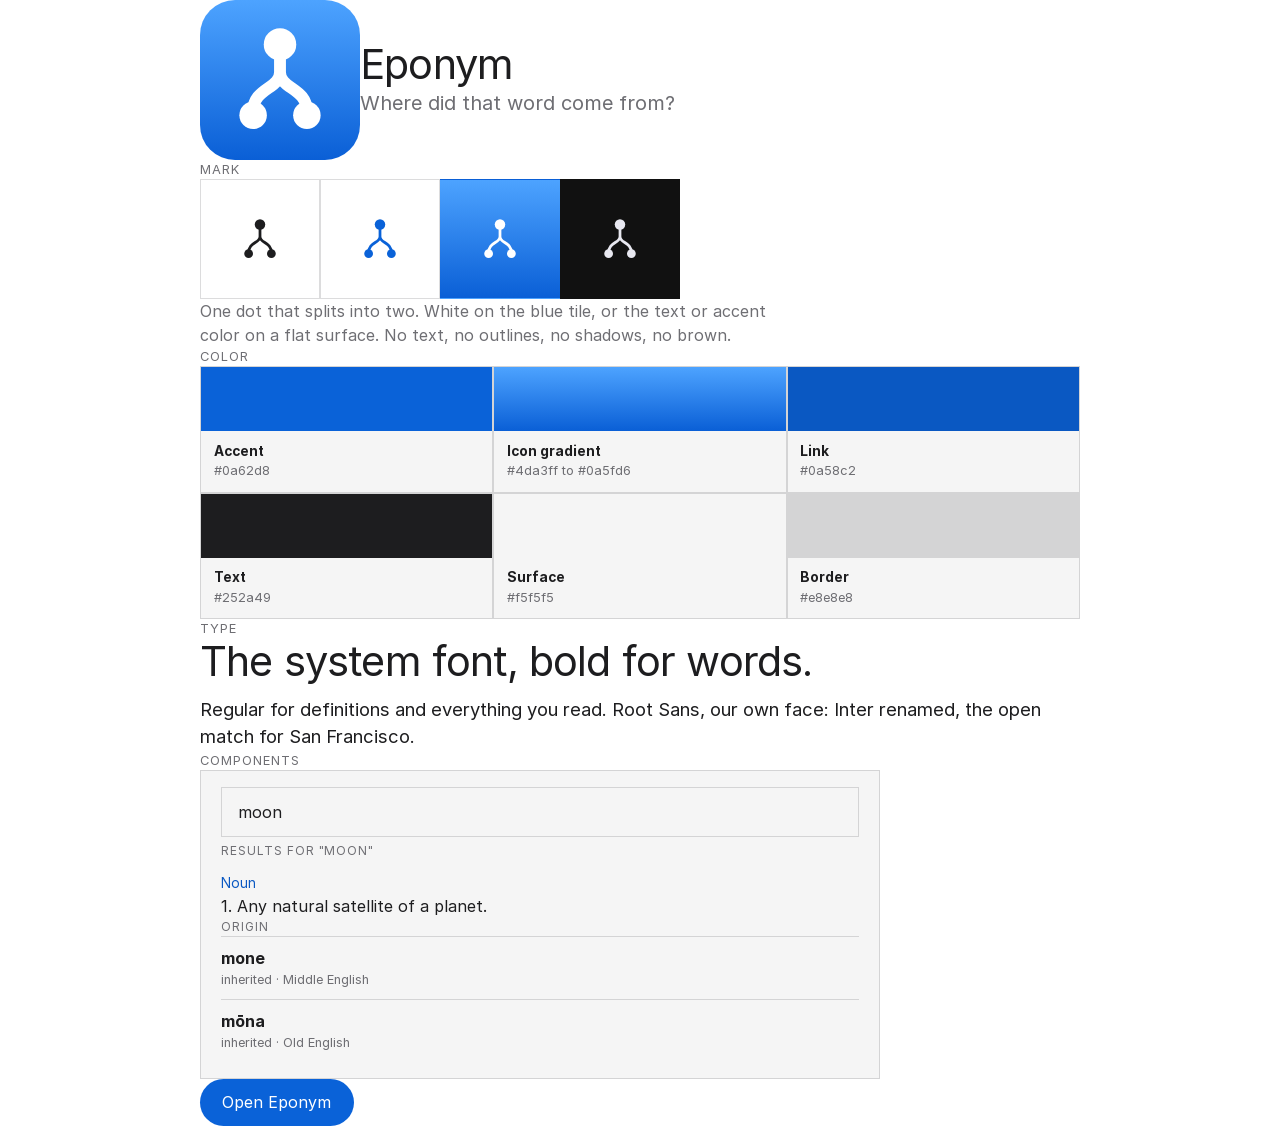
<file: brand/index.html>
<!doctype html>
<html lang="en">
<head>
<meta charset="utf-8">
<meta name="viewport" content="width=device-width, initial-scale=1">
<title>Eponym brand kit</title>
<link rel="stylesheet" href="tokens.css">
<style>
  * { box-sizing: border-box; margin: 0; }
  body { font-family: var(--font); background: var(--bg); color: var(--text); line-height: 1.5; padding: var(--space-4) var(--space-2); }
  main { max-width: 880px; margin: 0 auto; }
  h1 { font-size: 2.6rem; font-weight: var(--weight-title); letter-spacing: -.02em; line-height: 1.1; }
  h2 { font-size: .8rem; text-transform: uppercase; letter-spacing: .08em; color: var(--text2); font-weight: var(--weight-label); margin: var(--space-4) 0 var(--space-2); }
  p.lead { font-size: 1.25rem; color: var(--text2); margin-top: var(--space-1); max-width: 34ch; }
  .row { display: flex; gap: var(--space-3); flex-wrap: wrap; align-items: center; }
  .icon { width: 160px; height: 160px; border-radius: var(--radius-icon); display: block; }
  .tile { width: 120px; height: 120px; border: 1px solid var(--border); border-radius: var(--radius-lg); display: grid; place-items: center; }
  .tile svg { width: 64px; height: 64px; }
  .swatches { display: grid; grid-template-columns: repeat(3, 1fr); gap: var(--space-2); }
  .sw { border: 1px solid var(--border); border-radius: var(--radius-lg); overflow: hidden; background: var(--bg2); }
  .sw i { display: block; height: 64px; }
  .sw b { display: block; padding: .6rem .8rem 0; font-size: .85rem; }
  .sw code { display: block; padding: 0 .8rem .7rem; font: inherit; font-size: .8rem; color: var(--text2); }
  .card { background: var(--bg2); border: 1px solid var(--border); border-radius: var(--radius-lg); padding: 1rem 1.25rem; max-width: var(--measure); }
  input { width: 100%; font: inherit; font-size: var(--size-input); padding: .75rem 1rem; border: 1px solid var(--border); border-radius: var(--radius-md); background: var(--bg2); color: var(--text); margin-bottom: var(--space-2); }
  .pos { color: var(--link); font-size: .85rem; font-weight: var(--weight-label); margin-top: .75rem; }
  .label { font-size: .75rem; text-transform: uppercase; letter-spacing: .08em; color: var(--text2); }
  .root { padding: .6rem 0; border-top: 1px solid var(--border); }
  .root small { display: block; color: var(--text2); font-size: .8rem; }
  .btn { display: inline-block; background: var(--accent); color: #fff; font-weight: var(--weight-label); padding: .7rem 1.4rem; border-radius: 999px; text-decoration: none; }
  .dont { color: var(--text2); max-width: 60ch; }
</style>
</head>
<body>
<main>
  <div class="row" style="margin-bottom: var(--space-3)">
    <img class="icon" src="icon.svg" alt="Eponym app icon">
    <div><h1>Eponym</h1><p class="lead">Where did that word come from?</p></div>
  </div>

  <h2>Mark</h2>
  <div class="row">
    <div class="tile" style="color:var(--text)"><svg viewBox="0 0 1024 1024" fill="currentColor" aria-hidden="true"><path d="M512 300V470C512 580 330 560 330 730M512 470C512 580 694 560 694 730" fill="none" stroke="currentColor" stroke-width="44" stroke-linecap="round"/><circle cx="512" cy="280" r="84"/><circle cx="330" cy="746" r="70"/><circle cx="694" cy="746" r="70"/></svg></div>
    <div class="tile" style="color:var(--accent)"><svg viewBox="0 0 1024 1024" fill="currentColor" aria-hidden="true"><path d="M512 300V470C512 580 330 560 330 730M512 470C512 580 694 560 694 730" fill="none" stroke="currentColor" stroke-width="44" stroke-linecap="round"/><circle cx="512" cy="280" r="84"/><circle cx="330" cy="746" r="70"/><circle cx="694" cy="746" r="70"/></svg></div>
    <div class="tile" style="background:linear-gradient(var(--accent-light),var(--accent-deep));color:#fff;border-color:transparent"><svg viewBox="0 0 1024 1024" fill="currentColor" aria-hidden="true"><path d="M512 300V470C512 580 330 560 330 730M512 470C512 580 694 560 694 730" fill="none" stroke="currentColor" stroke-width="44" stroke-linecap="round"/><circle cx="512" cy="280" r="84"/><circle cx="330" cy="746" r="70"/><circle cx="694" cy="746" r="70"/></svg></div>
    <div class="tile" style="background:#111;color:#e8e8f0;border-color:transparent"><svg viewBox="0 0 1024 1024" fill="currentColor" aria-hidden="true"><path d="M512 300V470C512 580 330 560 330 730M512 470C512 580 694 560 694 730" fill="none" stroke="currentColor" stroke-width="44" stroke-linecap="round"/><circle cx="512" cy="280" r="84"/><circle cx="330" cy="746" r="70"/><circle cx="694" cy="746" r="70"/></svg></div>
  </div>
  <p class="dont" style="margin-top: var(--space-2)">One dot that splits into two. White on the blue tile, or the text or accent color on a flat surface. No text, no outlines, no shadows, no brown.</p>

  <h2>Color</h2>
  <div class="swatches">
    <div class="sw"><i style="background:var(--accent)"></i><b>Accent</b><code>#0a62d8</code></div>
    <div class="sw"><i style="background:linear-gradient(var(--accent-light),var(--accent-deep))"></i><b>Icon gradient</b><code>#4da3ff to #0a5fd6</code></div>
    <div class="sw"><i style="background:var(--link)"></i><b>Link</b><code>#0a58c2</code></div>
    <div class="sw"><i style="background:var(--text)"></i><b>Text</b><code>#252a49</code></div>
    <div class="sw"><i style="background:var(--bg2)"></i><b>Surface</b><code>#f5f5f5</code></div>
    <div class="sw"><i style="background:var(--border)"></i><b>Border</b><code>#e8e8e8</code></div>
  </div>

  <h2>Type</h2>
  <p style="font-size:2.6rem;font-weight:var(--weight-title);letter-spacing:-.02em;line-height:1.15">The system font, bold for words.</p>
  <p style="margin-top:.6rem;font-size:1.15rem">Regular for definitions and everything you read. Root Sans, our own face: Inter renamed, the open match for San Francisco.</p>

  <h2>Components</h2>
  <div class="card">
    <input value="moon" aria-label="Look up a word">
    <span class="label">Results for "moon"</span>
    <div class="pos">Noun</div>
    <p>1. Any natural satellite of a planet.</p>
    <div class="label" style="margin-top: var(--space-2)">Origin</div>
    <div class="root"><b>mone</b><small>inherited · Middle English</small></div>
    <div class="root"><b>mōna</b><small>inherited · Old English</small></div>
  </div>
  <p style="margin-top: var(--space-3)"><a class="btn" href="#">Open Eponym</a></p>
</main>
</body>
</html>
</file>
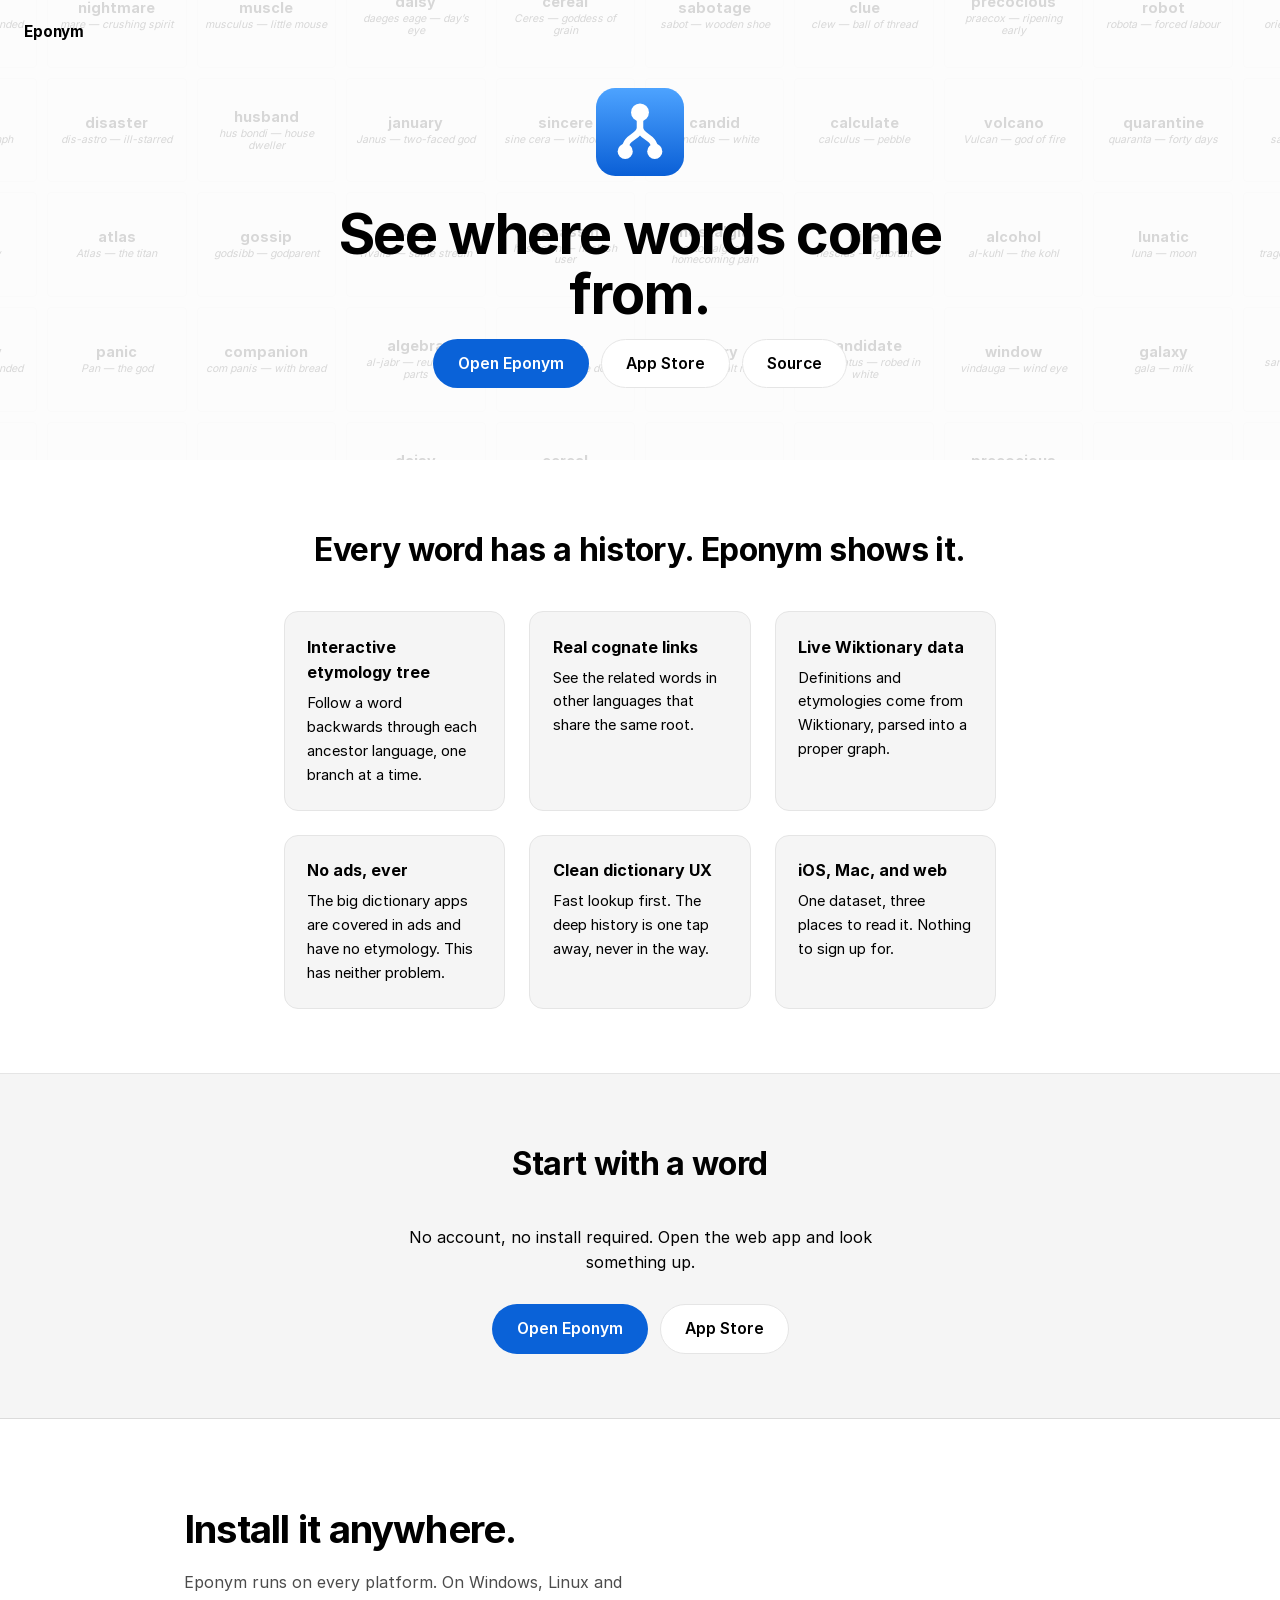
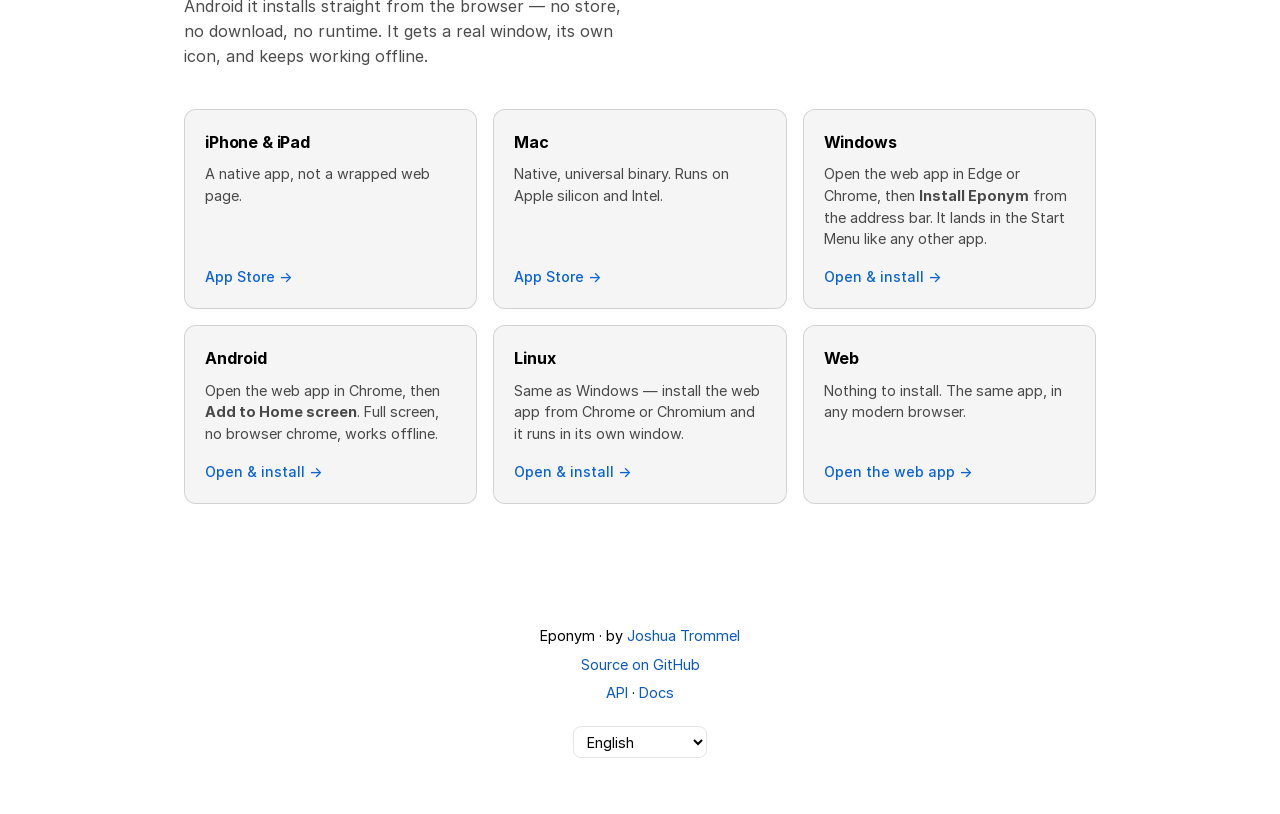
<file: landing/index.html>
<!DOCTYPE html>
<html lang="en">
<head>
<meta charset="UTF-8">
<meta name="viewport" content="width=device-width, initial-scale=1.0">
<title>Eponym: dictionary with deep etymology</title>
<meta property="og:image" content="https://eponym.jaybulb.com/og.png">
<meta property="og:url" content="https://eponym.jaybulb.com/">
<meta name="twitter:card" content="summary_large_image">
<meta name="twitter:image" content="https://eponym.jaybulb.com/og.png">
<link rel="canonical" href="https://eponym.jaybulb.com/">
<meta name="apple-itunes-app" content="app-id=6794988021">
<meta name="description" content="Trace any word back through Latin, Greek, and Proto-Indo-European with an interactive etymology tree and cognate links.">
<meta name="theme-color" content="#ffffff">
<meta property="og:title" content="Eponym: dictionary with deep etymology">
<meta property="og:description" content="Trace any word back through Latin, Greek, and Proto-Indo-European with an interactive etymology tree and cognate links.">
<meta property="og:type" content="website">
<link rel="icon" href="icon.svg">
<!-- hreflang:begin — verified against i18n/strings.json by scripts/gen-i18n.py --check -->
<link rel="alternate" hreflang="x-default" href="https://eponym.jaybulb.com/">
<link rel="alternate" hreflang="en" href="https://eponym.jaybulb.com/?lang=en">
<link rel="alternate" hreflang="es" href="https://eponym.jaybulb.com/?lang=es">
<link rel="alternate" hreflang="fr" href="https://eponym.jaybulb.com/?lang=fr">
<link rel="alternate" hreflang="de" href="https://eponym.jaybulb.com/?lang=de">
<link rel="alternate" hreflang="pt" href="https://eponym.jaybulb.com/?lang=pt">
<link rel="alternate" hreflang="it" href="https://eponym.jaybulb.com/?lang=it">
<link rel="alternate" hreflang="nl" href="https://eponym.jaybulb.com/?lang=nl">
<link rel="alternate" hreflang="ru" href="https://eponym.jaybulb.com/?lang=ru">
<link rel="alternate" hreflang="ja" href="https://eponym.jaybulb.com/?lang=ja">
<link rel="alternate" hreflang="zh-Hans" href="https://eponym.jaybulb.com/?lang=zh-Hans">
<link rel="alternate" hreflang="ko" href="https://eponym.jaybulb.com/?lang=ko">
<link rel="alternate" hreflang="ar" href="https://eponym.jaybulb.com/?lang=ar">
<!-- hreflang:end -->
<script src="i18n.js"></script>
<script>window.i18n.applyDocumentLanguage();</script>
<style>
@import url("https://jaybulb.com/tokens.css");
@font-face { font-family: "Root Sans"; src: url("/fonts/RootSans-Regular.woff2") format("woff2"); font-weight: 400; font-display: swap; }
@font-face { font-family: "Root Sans"; src: url("/fonts/RootSans-Medium.woff2") format("woff2"); font-weight: 500; font-display: swap; }
@font-face { font-family: "Root Sans"; src: url("/fonts/RootSans-Semibold.woff2") format("woff2"); font-weight: 600; font-display: swap; }
@font-face { font-family: "Root Sans"; src: url("/fonts/RootSans-Bold.woff2") format("woff2"); font-weight: 700; font-display: swap; }

:root {
  --accent: #0a62d8;
  --link: #0a58c2;
  --accent-soft: #f5f5f5;
  --font-body: "Root Sans", -apple-system, BlinkMacSystemFont, "SF Pro Text", "Helvetica Neue", Helvetica, Arial, sans-serif;
}

@media (prefers-color-scheme: light) {
  :root:not([data-theme="dark"]) { --bg: #fff; --bg2: #f5f5f5; --border: #e5e5e5; --border2: #f5f5f5; }
}
:root[data-theme="light"] { --bg: #fff; --bg2: #f5f5f5; --border: #e5e5e5; --border2: #f5f5f5; }

@media (prefers-color-scheme: dark) {
  :root:not([data-theme="light"]) {
    --link: #5aa9ff;
    --accent-soft: #232323;
  }
}
:root[data-theme="dark"] {
  --link: #5aa9ff;
  --accent-soft: #232323;
}

*, *::before, *::after { margin: 0; padding: 0; box-sizing: border-box; }
html { scroll-behavior: smooth; }
body {
  background: var(--bg);
  color: var(--text);
  font-family: var(--font-body);
  line-height: 1.6;
  -webkit-font-smoothing: antialiased;
  text-rendering: optimizeLegibility;
}
::selection { background: var(--accent); color: #fff; }
a { color: var(--link, var(--accent)); text-decoration: none; }
a:hover { text-decoration: underline; }
img { max-width: 100%; }

.container { max-width: 760px; margin: 0 auto; padding: 0 1.5rem; }

.hero {
  position: relative; isolation: isolate; overflow: hidden;
  background: var(--accent-soft); padding: 5.5rem 0 4.5rem; text-align: center;
}
.hero .container { position: relative; z-index: 2; }
.site-title {
  position: absolute; top: 1.25rem; left: 1.5rem; z-index: 3;
  font-size: 0.95rem; font-weight: 650; letter-spacing: -0.01em; color: var(--text);
}

/* a slow-drifting wall of words and the roots they came from */
.hero-wall {
  position: absolute; inset: -8%; z-index: 0;
  display: grid; grid-auto-flow: column; grid-auto-columns: 1fr; gap: 10px;
  opacity: 0.55;
  pointer-events: none; user-select: none;
}
.wall-col { display: flex; min-width: 0; flex-direction: column; gap: 10px; }
.wall-card {
  aspect-ratio: 4/3; border-radius: 4px; display: flex;
  flex-direction: column; align-items: center; justify-content: center;
  gap: 0.2rem; padding: 0.45rem; text-align: center; overflow: hidden;
  background: var(--bg2); border: 1px solid var(--border);
}
.wall-card b { font-size: 0.9rem; font-weight: 650; color: var(--text); line-height: 1.1; }
.wall-card span { font-size: 0.66rem; color: var(--text2); font-style: italic; line-height: 1.1; }
.wall-col.up   { animation: wall-up   var(--dur) linear infinite; }
.wall-col.down { animation: wall-down var(--dur) linear infinite; }
@keyframes wall-up   { from { transform: translateY(0); }    to { transform: translateY(-50%); } }
@keyframes wall-down { from { transform: translateY(-50%); } to { transform: translateY(0); } }
@media (prefers-reduced-motion: reduce) { .wall-col { animation: none; } }

/* scrim: keeps the headline readable over the wall, in either theme */
.hero::after {
  content: ''; position: absolute; inset: 0; z-index: 1; pointer-events: none;
  background: color-mix(in srgb, var(--bg) 72%, transparent);
}
.hero-icon { width: 88px; height: 88px; margin: 0 auto 1.75rem; display: block; }
.hero h1 {
  font-size: clamp(2.25rem, 6.5vw, 3.5rem);
  font-weight: 700;
  letter-spacing: -0.025em;
  line-height: 1.08;
  margin-bottom: 0.85rem;
}
.hero p {
  font-size: clamp(1.05rem, 2.4vw, 1.25rem);
  color: var(--text2);
  max-width: 34rem;
  margin: 0 auto 2.25rem;
}

.buttons { display: flex; gap: 0.75rem; justify-content: center; flex-wrap: wrap; }
.btn {
  display: inline-block;
  padding: 0.7rem 1.5rem;
  border-radius: 100px;
  font-size: 0.98rem;
  font-weight: 600;
  border: 1.5px solid transparent;
  transition: transform 0.15s ease, opacity 0.15s ease;
}
.btn:hover { text-decoration: none; transform: translateY(-1px); }
.btn-primary { background: var(--accent); color: #fff; }
.btn-primary:hover { opacity: 0.9; }
.btn-outline { border-color: var(--border); color: var(--text); background: var(--bg); }
.btn-outline:hover { border-color: var(--link, var(--accent)); color: var(--link, var(--accent)); }

section { padding: 4rem 0; }
.features h2, .closing h2 {
  font-size: clamp(1.5rem, 3.6vw, 2rem);
  font-weight: 700;
  letter-spacing: -0.02em;
  margin-bottom: 2.25rem;
  text-align: center;
}
.grid {
  display: grid;
  grid-template-columns: repeat(auto-fit, minmax(220px, 1fr));
  gap: 1.5rem;
}
.feature {
  background: var(--bg2);
  border: 1px solid var(--border);
  border-radius: 14px;
  padding: 1.4rem;
}
.feature h3 { font-size: 1rem; font-weight: 650; margin-bottom: 0.4rem; }
.feature p { font-size: 0.93rem; color: color-mix(in srgb, var(--text2) 85%, var(--text)); } /* text2 alone was 4.4:1 on the card */

.closing { background: var(--bg2); text-align: center; border-top: 1px solid var(--border); }
.closing p { color: var(--text2); max-width: 34rem; margin: 0 auto 1.75rem; }

footer { padding: 2.5rem 0 3.5rem; text-align: center; font-size: 0.9rem; color: var(--text2); }
footer p + p { margin-top: 0.35rem; }
footer select {
  font: inherit; font-size: 0.9rem; margin-top: 1rem;
  padding: 0.35rem 1.7rem 0.35rem 0.6rem;
  border: 1px solid var(--border); border-radius: 8px;
  background: var(--bg); color: var(--text);
}
  position: sticky; top: 0; z-index: 10;
  display: flex; justify-content: center; align-items: center; gap: 0.5rem;
  padding: 0.6rem 1rem; font-size: 0.9rem;
  background: var(--bg2); border-bottom: 1px solid var(--border);
  color: var(--text); text-decoration: none;
}
</style>
</head>
<body>

<main>
<section class="hero">
  <div class="hero-wall" id="heroWall" aria-hidden="true"></div>
  <span class="site-title">Eponym</span>
  <div class="container">
    <img class="hero-icon" src="icon.svg" alt="Eponym icon" width="88" height="88">
    <h1 data-i18n="landing.hero.sub">A dictionary that shows you where words come from.</h1>
<div class="buttons">
      <a href="/" class="btn btn-primary" data-i18n="landing.cta.open">Open Eponym</a>
      <a href="https://apps.apple.com/app/id6794988021" class="btn btn-outline">App Store</a>
      <a href="https://github.com/nulljosh/eponym" class="btn btn-outline" data-i18n="landing.cta.source">Source</a>
    </div>
  </div>
</section>

<section class="features">
  <div class="container">
    <h2 data-i18n="landing.features.title">Every word has a history. Eponym shows it.</h2>
    <div class="grid">
      <div class="feature">
        <h3 data-i18n="landing.f1.title">Interactive etymology tree</h3>
        <p data-i18n="landing.f1.body">Follow a word backwards through each ancestor language, one branch at a time.</p>
      </div>
      <div class="feature">
        <h3 data-i18n="landing.f2.title">Real cognate links</h3>
        <p data-i18n="landing.f2.body">See the related words in other languages that share the same root.</p>
      </div>
      <div class="feature">
        <h3 data-i18n="landing.f3.title">Live Wiktionary data</h3>
        <p data-i18n="landing.f3.body">Definitions and etymologies come from Wiktionary, parsed into a proper graph.</p>
      </div>
      <div class="feature">
        <h3 data-i18n="landing.f4.title">No ads, ever</h3>
        <p data-i18n="landing.f4.body">The big dictionary apps are covered in ads and have no etymology. This has neither problem.</p>
      </div>
      <div class="feature">
        <h3 data-i18n="landing.f5.title">Clean dictionary UX</h3>
        <p data-i18n="landing.f5.body">Fast lookup first. The deep history is one tap away, never in the way.</p>
      </div>
      <div class="feature">
        <h3 data-i18n="landing.f6.title">iOS, Mac, and web</h3>
        <p data-i18n="landing.f6.body">One dataset, three places to read it. Nothing to sign up for.</p>
      </div>
    </div>
  </div>
</section>

<section class="closing">
  <div class="container">
    <h2 data-i18n="landing.closing.title">Start with a word</h2>
    <p data-i18n="landing.closing.body">No account, no install required. Open the web app and look something up.</p>
    <div class="buttons">
      <a href="/" class="btn btn-primary" data-i18n="landing.cta.open">Open Eponym</a>
      <a href="https://apps.apple.com/app/id6794988021" class="btn btn-outline">App Store</a>
    </div>
  </div>
</section>


<style>
#install-anywhere{padding:5rem 0;border-top:1px solid color-mix(in srgb, currentColor 14%, transparent);}
#install-anywhere .xp-wrap{max-width:960px;margin:0 auto;padding:0 1.5rem;}
#install-anywhere h2{font-size:clamp(1.6rem,3.4vw,2.4rem);margin:0 0 .6rem;letter-spacing:-.02em;}
#install-anywhere .xp-lead{max-width:46ch;margin:0 0 2.5rem;opacity:.7;line-height:1.55;}
#install-anywhere .xp-grid{display:grid;gap:1rem;grid-template-columns:repeat(auto-fit,minmax(260px,1fr));}
#install-anywhere .xp-card{background:color-mix(in srgb, currentColor 4%, transparent);border:1px solid color-mix(in srgb, currentColor 14%, transparent);border-radius:12px;padding:1.25rem;display:flex;flex-direction:column;gap:.5rem;}
#install-anywhere .xp-card h3{margin:0;font-size:1rem;letter-spacing:-.01em;}
#install-anywhere .xp-card p{margin:0;font-size:.9rem;line-height:1.5;opacity:.7;flex:1;}
#install-anywhere .xp-card a{margin-top:.5rem;font-size:.875rem;font-weight:500;color:var(--accent,currentColor);text-decoration:none;}
#install-anywhere .xp-card a:hover{text-decoration:underline;}
</style>

<section id="install-anywhere">
  <div class="xp-wrap">
    <h2>Install it anywhere.</h2>
    <p class="xp-lead">Eponym runs on every platform. On Windows, Linux and Android it installs straight from the browser &mdash; no store, no download, no runtime. It gets a real window, its own icon, and keeps working offline.</p>
    <div class="xp-grid">
    <div class="xp-card">
      <h3>iPhone &amp; iPad</h3>
      <p>A native app, not a wrapped web page.</p>
      <a href="https://apps.apple.com/app/id6794988021">App Store &rarr;</a>
    </div>
    <div class="xp-card">
      <h3>Mac</h3>
      <p>Native, universal binary. Runs on Apple silicon and Intel.</p>
      <a href="https://apps.apple.com/app/id6794988021">App Store &rarr;</a>
    </div>
    <div class="xp-card">
      <h3>Windows</h3>
      <p>Open the web app in Edge or Chrome, then <strong>Install Eponym</strong> from the address bar. It lands in the Start Menu like any other app.</p>
      <a href="https://eponym.jaybulb.com">Open &amp; install &rarr;</a>
    </div>
    <div class="xp-card">
      <h3>Android</h3>
      <p>Open the web app in Chrome, then <strong>Add to Home screen</strong>. Full screen, no browser chrome, works offline.</p>
      <a href="https://eponym.jaybulb.com">Open &amp; install &rarr;</a>
    </div>
    <div class="xp-card">
      <h3>Linux</h3>
      <p>Same as Windows &mdash; install the web app from Chrome or Chromium and it runs in its own window.</p>
      <a href="https://eponym.jaybulb.com">Open &amp; install &rarr;</a>
    </div>
    <div class="xp-card">
      <h3>Web</h3>
      <p>Nothing to install. The same app, in any modern browser.</p>
      <a href="https://eponym.jaybulb.com">Open the web app &rarr;</a>
    </div>
    </div>
  </div>
</section>
</main>

<footer>
  <div class="container">
    <p><span data-i18n="landing.footer.by">Eponym &mdash; by</span> <a href="https://jaybulb.com">Joshua Trommel</a></p>
    <p><a href="https://github.com/nulljosh/eponym" data-i18n="landing.footer.source">Source on GitHub</a></p>
    <p><a href="https://github.com/nulljosh/eponym/blob/main/docs/API.md" target="_blank" rel="noopener" data-i18n="landing.footer.api">API</a> &middot; <a href="https://jaybulb.com/docs.html#eponym">Docs</a></p>
    <p id="langPicker"></p>
  </div>
</footer>

<script>
// Apply the negotiated locale. The English copy stays in the markup as the source of truth
// and as what a crawler or a JS-less reader sees; this swaps it in place.
(function () {
  document.querySelectorAll('[data-i18n]').forEach(function (el) {
    // A missing key returns the key itself; keep the inline English rather than printing it.
    var key = el.getAttribute('data-i18n');
    var value = i18n.t(key);
    if (value !== key) el.textContent = value;
  });
  document.title = i18n.t('landing.title');
  var description = i18n.t('landing.description');
  [['meta[name="description"]', description],
   ['meta[property="og:title"]', i18n.t('landing.title')],
   ['meta[property="og:description"]', description]].forEach(function (pair) {
    var el = document.querySelector(pair[0]);
    if (el) el.setAttribute('content', pair[1]);
  });
  var slot = document.getElementById('langPicker');
  if (slot) slot.appendChild(i18n.localePicker(i18n.t('ui.interfaceLanguage')));
})();

// Wall of words and the roots they descend from. Static data from i18n.js -- no fetch, so
// it cannot fail; if the element is ever missing the plain hero still renders.
(function () {
  var ROOTS = i18n.wall.slice();
  var wall = document.getElementById('heroWall');
  if (!wall || !ROOTS.length) return;
  for (var i = ROOTS.length - 1; i > 0; i--) {  // shuffle so the wall differs each visit
    var j = Math.floor(Math.random() * (i + 1));
    var t = ROOTS[i]; ROOTS[i] = ROOTS[j]; ROOTS[j] = t;
  }
  var cols = Math.max(4, Math.ceil(window.innerWidth / 130));
  var per = Math.max(4, Math.min(7, Math.floor(ROOTS.length / cols)));
  for (var c = 0; c < cols; c++) {
    var col = document.createElement('div');
    col.className = 'wall-col ' + (c % 2 ? 'down' : 'up');
    col.style.setProperty('--dur', (70 + c * 11) + 's');
    var slice = ROOTS.slice(c * per, (c + 1) * per);
    if (!slice.length) slice = ROOTS.slice(0, per);
    slice.concat(slice).forEach(function (entry) {  // doubled, so the loop is seamless
      var card = document.createElement('div');
      card.className = 'wall-card';
      // The headword is English and its source form Latin, Greek or Old English whatever the
      // reader's language; only the meaning is translated, so only the meaning follows the
      // page's direction.
      var b = document.createElement('b');
      b.textContent = entry.word;
      b.lang = 'en';
      b.dir = 'ltr';
      var sp = document.createElement('span');
      sp.textContent = entry.form + ' \u2014 ' + entry.meaning;
      sp.dir = 'auto';
      card.appendChild(b); card.appendChild(sp);
      col.appendChild(card);
    });
    wall.appendChild(col);
  }
})();
</script>
<style>
html.js .reveal{opacity:0;transform:translateY(20px)}
html.js .reveal.in-view{opacity:1;transform:translateY(0);transition:opacity .6s ease,transform .6s ease}
@media (prefers-reduced-motion: reduce){html.js .reveal{opacity:1!important;transform:none!important;transition:none!important}}
</style>
<script>
document.documentElement.classList.add('js');
(function(){
  var reduced = window.matchMedia && matchMedia('(prefers-reduced-motion: reduce)').matches;
  if (!reduced && 'IntersectionObserver' in window) {
    var targets = document.querySelectorAll('section.features .feature, .xp-card, section.closing');
    targets.forEach(function(el){ el.classList.add('reveal'); });
    var io = new IntersectionObserver(function(entries){
      entries.forEach(function(e){ if (e.isIntersecting) { e.target.classList.add('in-view'); io.unobserve(e.target); } });
    }, {threshold: 0.15});
    targets.forEach(function(el){ io.observe(el); });
  }
  if (!reduced) {
    var layer = document.getElementById('heroWall');
    if (layer) {
      var ticking = false;
      window.addEventListener('scroll', function(){
        if (!ticking) {
          requestAnimationFrame(function(){
            layer.style.transform = 'translateY(' + ((window.scrollY || 0) * 0.35) + 'px)';
            ticking = false;
          });
          ticking = true;
        }
      }, {passive: true});
    }
  }
})();
</script>
</body>
</html>
</file>
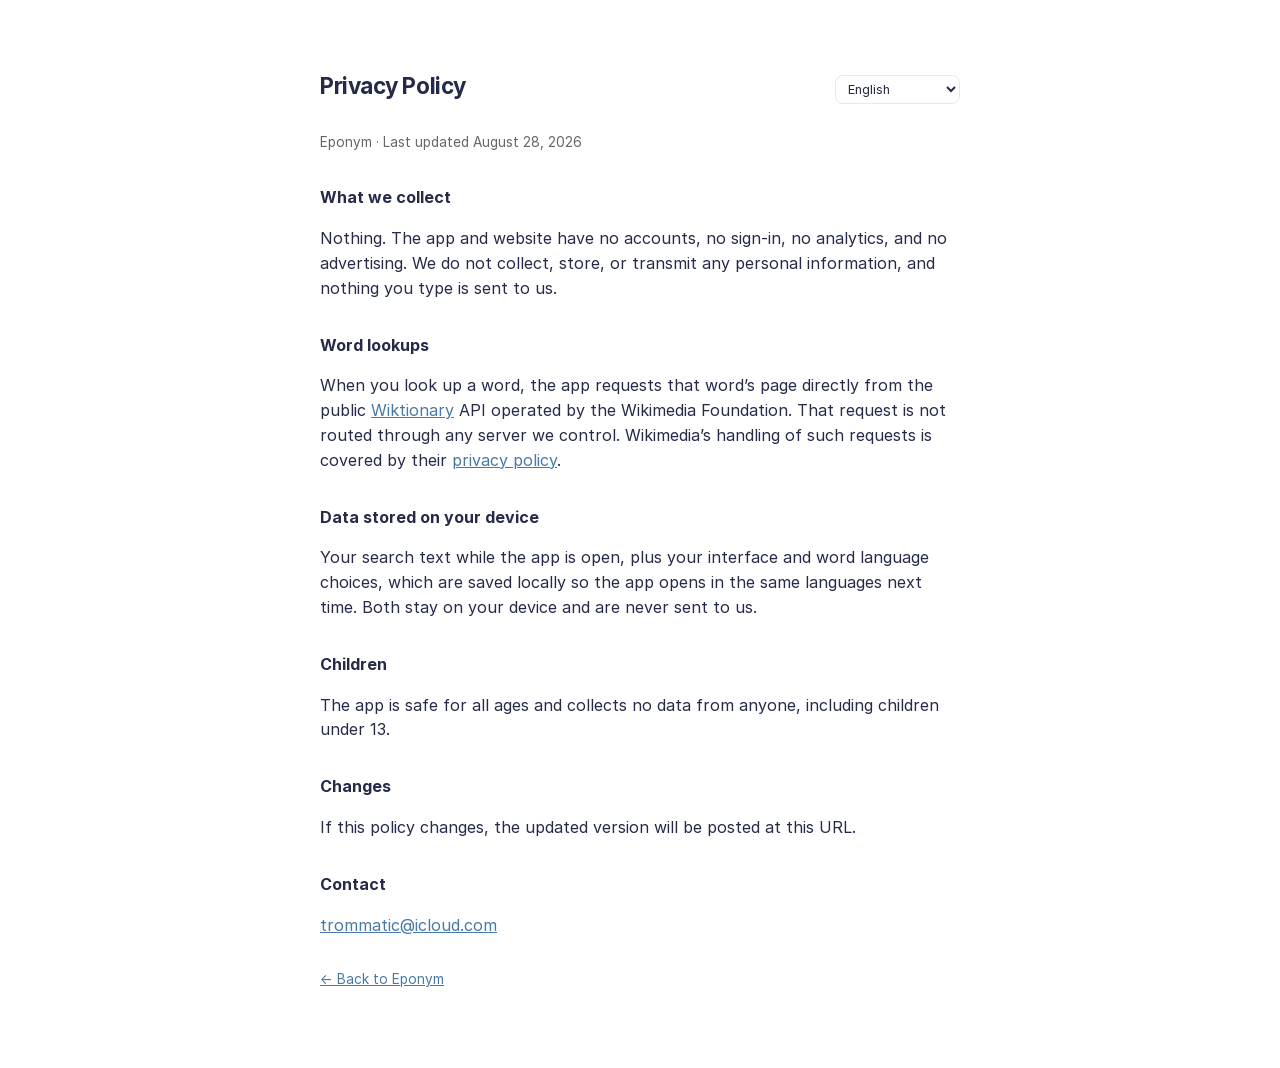
<file: web/privacy.html>
<!doctype html>
<html lang="en">
<head>
<meta charset="utf-8">
<meta name="viewport" content="width=device-width, initial-scale=1">
<title>Privacy · Eponym</title>
<script src="i18n.js"></script>
<script>window.i18n.applyDocumentLanguage();</script>
<style>
@font-face { font-family: "Root Sans"; src: url("/fonts/RootSans-Regular.woff2") format("woff2"); font-weight: 400; font-display: swap; }
@font-face { font-family: "Root Sans"; src: url("/fonts/RootSans-Medium.woff2") format("woff2"); font-weight: 500; font-display: swap; }
@font-face { font-family: "Root Sans"; src: url("/fonts/RootSans-Semibold.woff2") format("woff2"); font-weight: 600; font-display: swap; }
@font-face { font-family: "Root Sans"; src: url("/fonts/RootSans-Bold.woff2") format("woff2"); font-weight: 700; font-display: swap; }

  :root { --bg:#fff; --text:#252a49; --text2:#666; --accent:#5B9BD5;
  --link: #4779a6; --border:#e8e8e8; }
  @media (prefers-color-scheme: dark) { :root { --bg:#111;
    --link: #5B9BD5; --text:#e8e8f0; --text2:rgba(232,232,240,.6); --border:rgba(232,232,240,.1); } }
  body { font-family:"Root Sans", -apple-system, BlinkMacSystemFont, "SF Pro Text", "Helvetica Neue", Helvetica, Arial, sans-serif; background:var(--bg); color:var(--text); max-width:640px; margin:0 auto; padding:6vh 1rem 4rem; line-height:1.55; }
  h1 { font-size:1.4rem; letter-spacing:-.02em; }
  h2 { font-size:1rem; margin-top:2rem; }
  a { color: var(--link, var(--accent)); }
  .muted { color:var(--text2); font-size:.85rem; }
  .topbar { display:flex; align-items:baseline; justify-content:space-between; gap:.75rem; flex-wrap:wrap; }
  .topbar select {
    font:inherit; font-size:.8rem; padding:.3rem 1.6rem .3rem .5rem;
    border:1px solid var(--border); border-radius:8px; background:var(--bg); color:var(--text);
  }
</style>
  <link rel="manifest" href="/manifest.webmanifest">
  <meta name="theme-color" content="#5B9BD5">
  <link rel="apple-touch-icon" href="/icon-192.png">
  <meta name="apple-mobile-web-app-capable" content="yes">
</head>
<body>
<div class="topbar"><h1 id="heading"></h1><span id="picker"></span></div>
<p class="muted" id="updated"></p>
<main id="body"></main>
<p class="muted" style="margin-top:2rem"><a href="/" id="back"></a></p>
<script>
const t = (k, v) => i18n.t(k, v);
const esc = s => String(s).replace(/[&<>"]/g, c => ({ '&': '&amp;', '<': '&lt;', '>': '&gt;', '"': '&quot;' }[c]));

// The policy is only accurate if it names what the page actually stores, so this date moves
// whenever a section below changes — not whenever a translation is tweaked.
const LAST_UPDATED = '2026-08-28';

/**
 * Translate a string whose placeholders stand for links. The template is escaped first and
 * the placeholders substituted after, so a translation can never inject markup.
 */
function withLinks(key, links) {
  let html = esc(t(key));
  for (const [name, { href, text }] of Object.entries(links)) {
    html = html.replace('{' + name + '}', `<a href="${esc(href)}">${esc(text)}</a>`);
  }
  return html;
}

document.title = t('privacy.title');
document.getElementById('heading').textContent = t('privacy.heading');
document.getElementById('picker').appendChild(i18n.localePicker(t('ui.interfaceLanguage')));

const date = new Intl.DateTimeFormat(i18n.locale, { dateStyle: 'long' })
  .format(new Date(LAST_UPDATED + 'T00:00:00Z'));
document.getElementById('updated').textContent = 'Eponym · ' + t('privacy.lastUpdated', { date });

const sections = [
  ['privacy.collect.h', esc(t('privacy.collect.p'))],
  ['privacy.lookups.h', withLinks('privacy.lookups.p', {
    wiktionary: { href: 'https://en.wiktionary.org', text: t('ui.wiktionary') },
    policy: {
      href: 'https://foundation.wikimedia.org/wiki/Policy:Privacy_policy',
      text: t('privacy.policyLink'),
    },
  })],
  ['privacy.device.h', esc(t('privacy.device.p'))],
  ['privacy.children.h', esc(t('privacy.children.p'))],
  ['privacy.changes.h', esc(t('privacy.changes.p'))],
  ['privacy.contact.h', '<a href="mailto:trommatic@icloud.com">trommatic@icloud.com</a>'],
];
document.getElementById('body').innerHTML =
  sections.map(([h, p]) => `<h2>${esc(t(h))}</h2><p>${p}</p>`).join('');

// The arrow points back towards the start edge, which is the right one in Arabic.
document.getElementById('back').textContent =
  (i18n.dir === 'rtl' ? '→ ' : '← ') + t('privacy.back');
</script>
  <script>if('serviceWorker' in navigator)addEventListener('load',()=>navigator.serviceWorker.register('/sw.js'));</script>
</body>
</html>
</file>
<file: brand/tokens.css>
/* Eponym design tokens. One source for the web app and the docs; the Swift and Kotlin
   apps use the same values. Everything sits on an 8 point grid. */
@font-face { font-family: "Root Sans"; src: url("../fonts/RootSans-Regular.woff2") format("woff2"); font-weight: 400; font-display: swap; }
@font-face { font-family: "Root Sans"; src: url("../fonts/RootSans-Medium.woff2") format("woff2"); font-weight: 500; font-display: swap; }
@font-face { font-family: "Root Sans"; src: url("../fonts/RootSans-Semibold.woff2") format("woff2"); font-weight: 600; font-display: swap; }
@font-face { font-family: "Root Sans"; src: url("../fonts/RootSans-Bold.woff2") format("woff2"); font-weight: 700; font-display: swap; }

:root {
  /* color */
  --accent: #0a62d8;        /* actions, focus ring */
  --accent-light: #4da3ff;  /* icon gradient top */
  --accent-deep: #0a5fd6;   /* icon gradient bottom */
  --link: #0a58c2;
  --bg: #ffffff;
  --bg2: #f5f5f5;
  --text: #1d1d1f;
  --text2: #6e6e73;
  --border: rgba(60, 60, 67, .18);

  /* type: Root Sans (Inter renamed, fonts/), system font while it loads */
  --font: "Root Sans", -apple-system, BlinkMacSystemFont, "SF Pro Text", "Helvetica Neue", Helvetica, Arial, sans-serif;
  --size-large-title: 34px;  /* the word: 41 line, bold, -0.022em */
  --size-title: 22px;        /* the app name: 28 line, bold */
  --size-body: 17px;         /* definitions: 24 line */
  --size-subhead: 15px;      /* tagline, labels in the card: 20 line */
  --size-footnote: 13px;     /* captions, uppercase labels: 18 line */

  /* space: the 8 point grid */
  --s1: 4px; --s2: 8px; --s3: 12px; --s4: 16px; --s5: 24px; --s6: 32px; --s7: 48px;
  --page: 20px;              /* side margin */
  --measure: 680px;          /* reading column */

  /* shape */
  --control: 48px;           /* search field and pickers, capsules */
  --r-card: 28px;
  --r-group: 20px;           /* inset grouped lists */
  --r-pill: 999px;
  --r-icon: 22%;             /* app icon corner, as a share of the side */

  /* liquid glass: semi-transparent, blurred, lit from above */
  --glass: rgba(255, 255, 255, .26);
  --glass-edge: rgba(255, 255, 255, .5);
  --glass-blur: blur(30px) saturate(190%) brightness(1.3);
}

@media (prefers-color-scheme: dark) {
  :root {
    --link: #5aa9ff;
    --bg: #000000;
    --bg2: #1c1c1e;
    --text: #f5f5f7;
    --text2: rgba(235, 235, 245, .62);
    --border: rgba(84, 84, 88, .55);
    --glass: rgba(24, 24, 28, .34);
    --glass-edge: rgba(255, 255, 255, .16);
    --glass-blur: blur(30px) saturate(170%) brightness(.78);
  }
}
</file>
